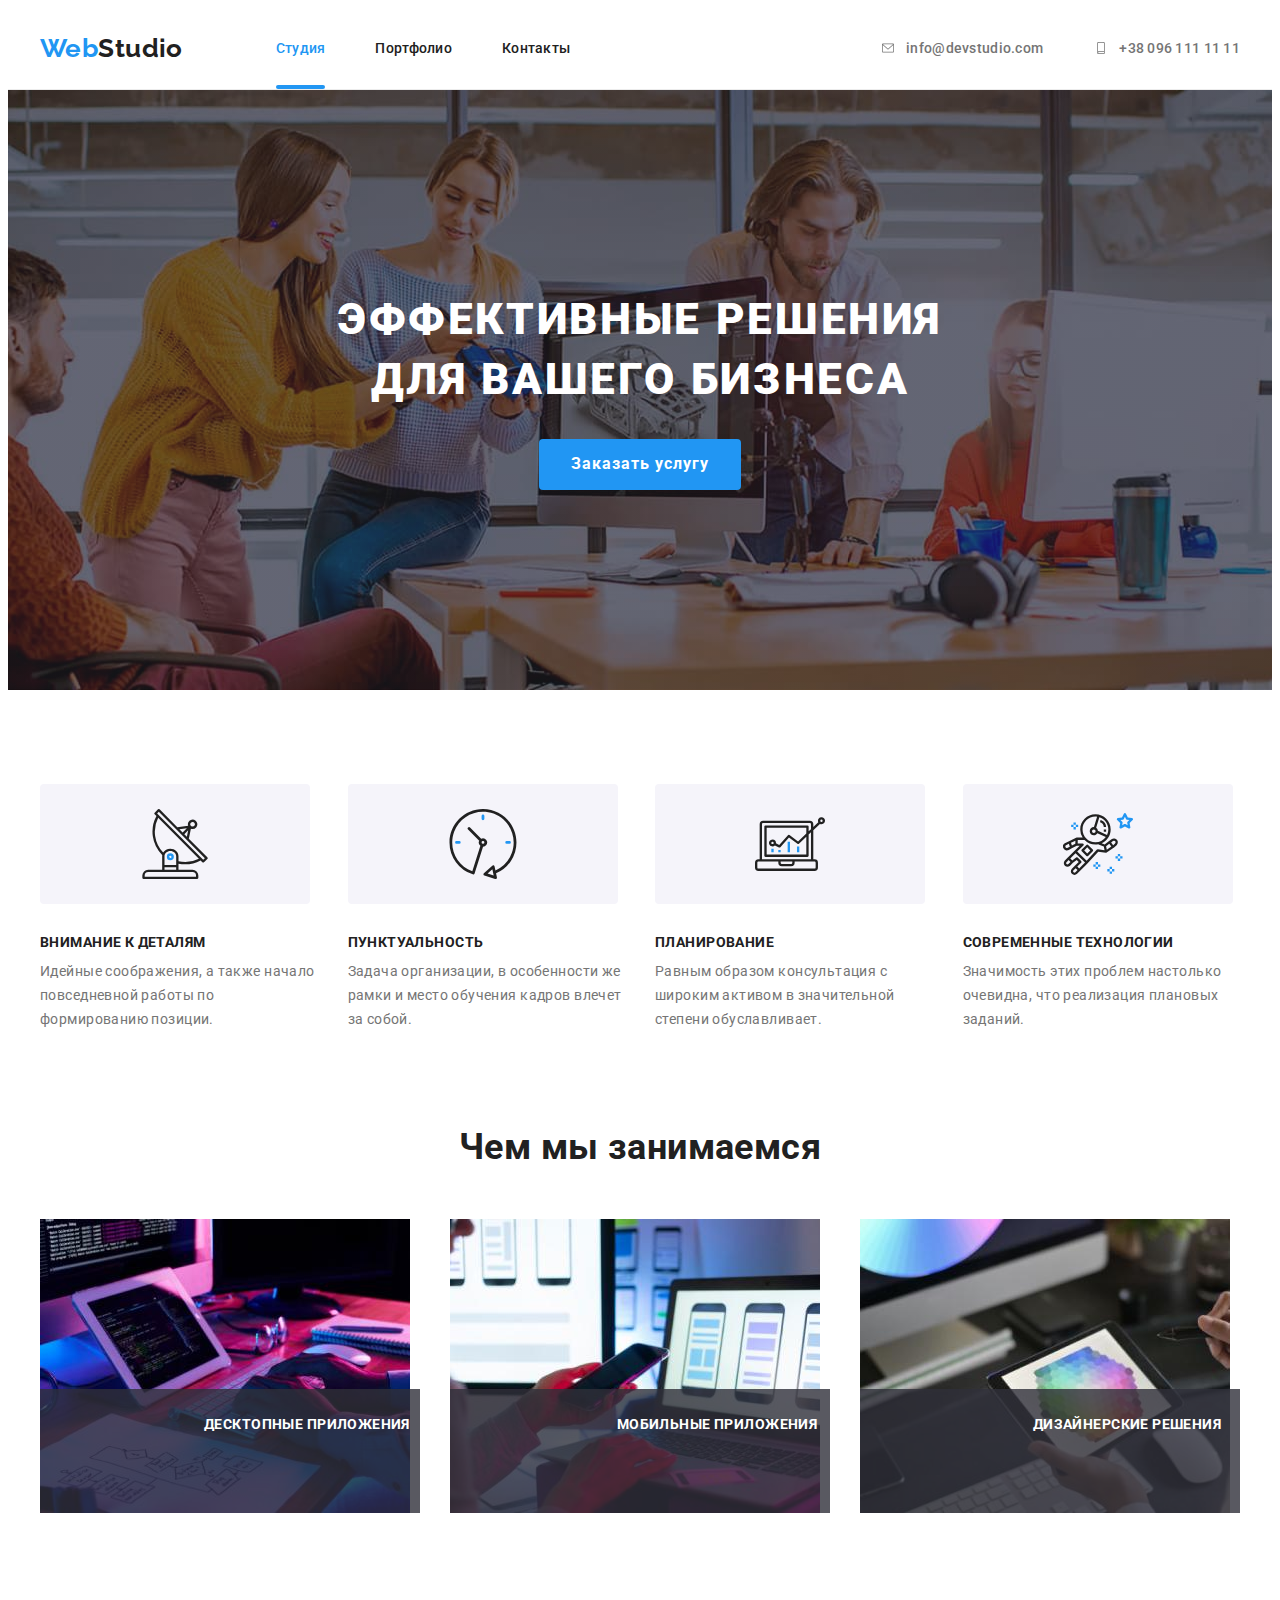
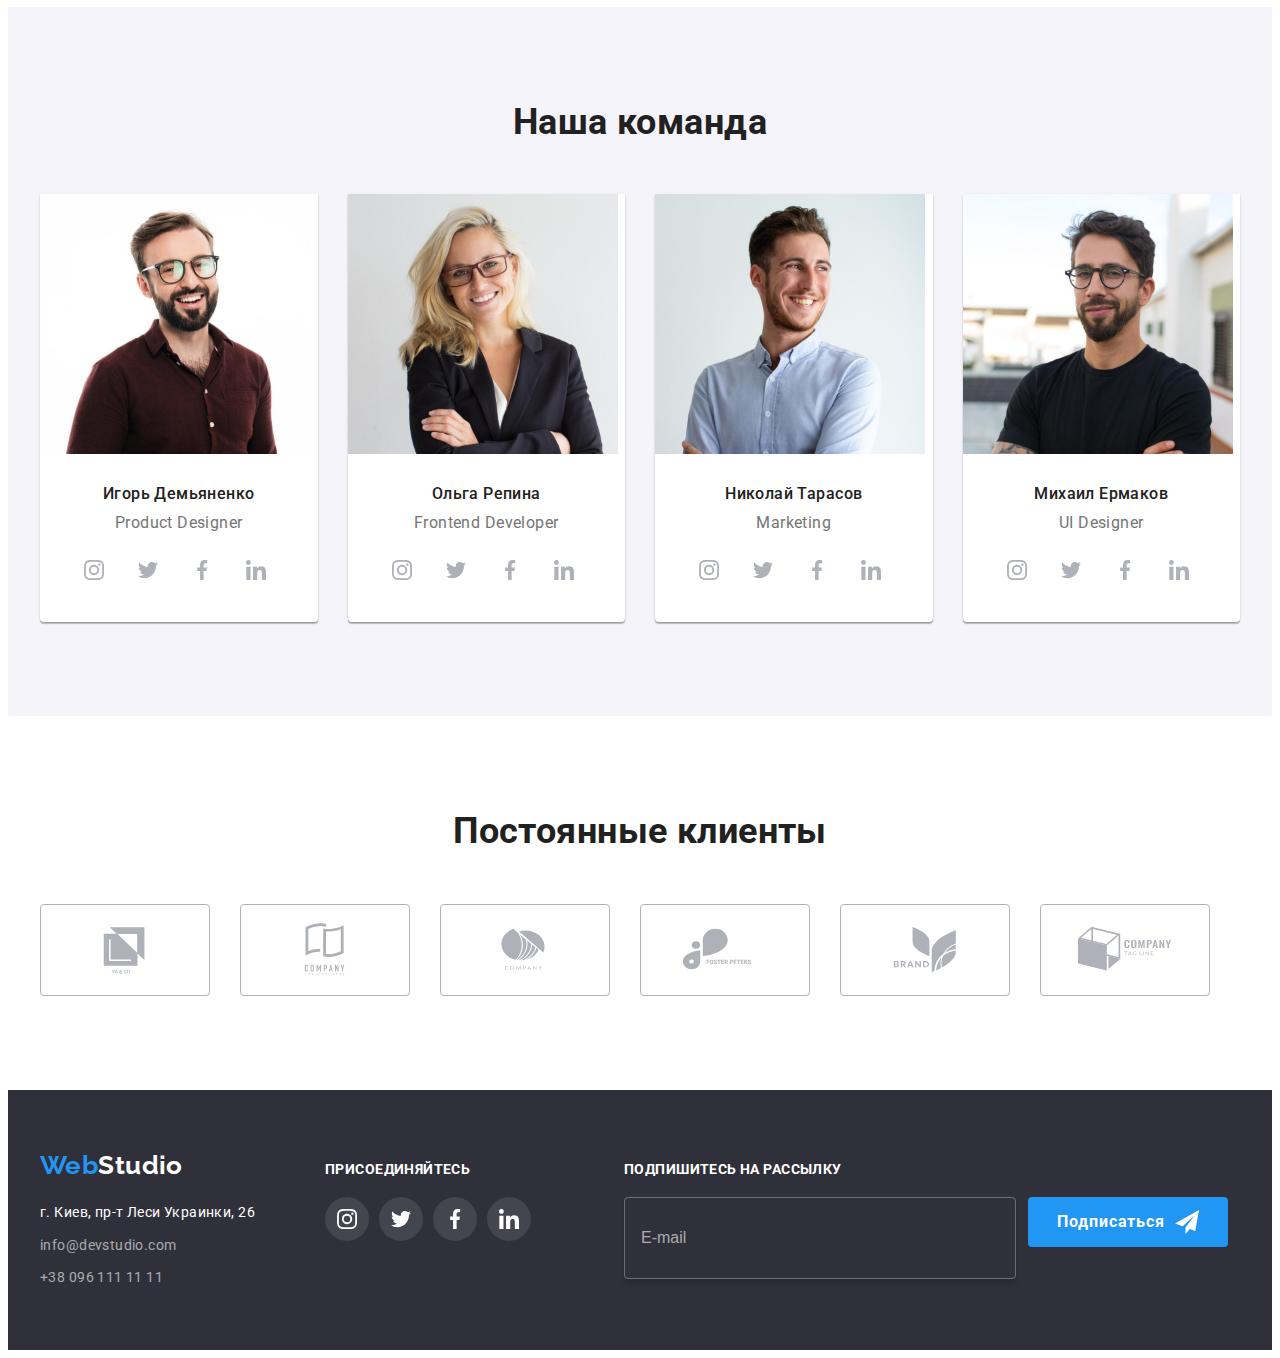
<file: index.html>
<!DOCTYPE html>
<html lang="ru">
  <head>
    <meta charset="UTF-8" />
    <meta http-equiv="X-UA-Compatible" content="IE=edge" />
    <meta name="viewport" content="width=device-width, initial-scale=1.0" />
    <title>Студия</title>
    <link
      rel="stylesheet"
      href="https://cdnjs.cloudflare.com/ajax/libs/modern-normalize/1.1.0/modern-normalize.min.css"
      integrity="sha512-wpPYUAdjBVSE4KJnH1VR1HeZfpl1ub8YT/NKx4PuQ5NmX2tKuGu6U/JRp5y+Y8XG2tV+wKQpNHVUX03MfMFn9Q=="
      crossorigin="anonymous"
      referrerpolicy="no-referrer"
    />
    <!-- <link rel="stylesheet" href="./css/styles.css" /> -->
    <link rel="stylesheet" href="./css/main.min.css" />
    <link rel="preconnect" href="https://fonts.googleapis.com" />
    <link rel="preconnect" href="https://fonts.gstatic.com" crossorigin />
    <link
      href="https://fonts.googleapis.com/css2?family=Raleway:wght@700&family=Roboto:ital,wght@0,400;0,500;0,700;1,900&display=swap"
      rel="stylesheet"
    />
  </head>
  <body>
    <!--Head of page-->
    <header class="header">
      <div class="container">
        <a class="logo" href=""
          ><span class="logo--color">Web</span><span>Studio</span></a
        >
        <nav class="nav">
          <ul class="nav__section list">
            <li class="nav__item">
              <a class="nav__links current-page" href="./index.html">Студия</a>
            </li>
            <li class="nav__item">
              <a class="nav__links" href="./portfolio.html">Портфолио</a>
            </li>
            <li class="nav__item">
              <a class="nav__links" href="">Контакты</a>
            </li>
          </ul>
        </nav>
        <ul class="contacts list">
          <li class="contacts__item">
            <a class="contact" href="mailto:info@devstudio.com">
              <svg class="contact__icon" width="16" height="12">
                <use href="./images/icons.svg#icon-envelope"></use></svg
              >info@devstudio.com</a
            >
          </li>
          <li class="contacts__item">
            <a class="contact" href="tel:+380961111111"
              ><svg class="contact__icon" width="16" height="12">
                <use href="./images/icons.svg#icon-smartphone"></use></svg
              >+38 096 111 11 11</a
            >
          </li>
        </ul>
      </div>
    </header>
    <!--End of head of page-->
    <main>
      <!--Section with order button-->
      <section class="hero">
        <div class="container">
          <h1 class="hero__title">Эффективные решения для вашего бизнеса</h1>
          <button class="hero__btn" type="button" data-modal-open>
            Заказать услугу
          </button>
        </div>
      </section>
      <!--Skills section-->
      <section class="section skills">
        <div class="container">
          <ul class="skills__list list">
            <li class="skills__item">
              <div class="skills__card">
                <svg class="skills-icon" width="70" height="70">
                  <use href="./images/icons.svg#icon-antenna"></use>
                </svg>
              </div>
              <h3 class="skills__title">Внимание к деталям</h3>
              <p>
                Идейные соображения, а также начало повседневной работы по
                формированию позиции.
              </p>
            </li>
            <li class="skills__item">
              <div class="skills__card">
                <svg class="skills__icon" width="70" height="70">
                  <use href="./images/icons.svg#icon-clock"></use>
                </svg>
              </div>
              <h3 class="skills__title">Пунктуальность</h3>
              <p>
                Задача организации, в особенности же рамки и место обучения
                кадров влечет за собой.
              </p>
            </li>
            <li class="skills__item">
              <div class="skills__card">
                <svg class="skills__icon" width="70" height="70">
                  <use href="./images/icons.svg#icon-diagram"></use>
                </svg>
              </div>
              <h3 class="skills__title">Планирование</h3>
              <p>
                Равным образом консультация с широким активом в значительной
                степени обуславливает.
              </p>
            </li>
            <li class="skills__item">
              <div class="skills__card">
                <svg class="skills__icon" width="70" height="70">
                  <use href="./images/icons.svg#icon-astronaut"></use>
                </svg>
              </div>
              <h3 class="skills__title">Современные технологии</h3>
              <p>
                Значимость этих проблем настолько очевидна, что реализация
                плановых заданий.
              </p>
            </li>
          </ul>
        </div>
      </section>
      <!--What are we doing section-->
      <section class="section what-doing">
        <div class="container">
          <h2 class="section__title">Чем мы занимаемся</h2>
          <ul class="what-doing__list list">
            <li class="what-doing__item">
              <div class="img--wraper">
                <img
                  src="./images/wwd-1.jpg"
                  alt="Написание кода"
                  width="370"
                  height="294"
                />
                <p class="what-doing__text">Десктопные приложения</p>
              </div>
            </li>
            <li class="what-doing__item">
              <div class="img--wraper">
                <img
                  src="./images/wwd-2.jpg"
                  alt="Разработка приложений"
                  width="370"
                  height="294"
                />
                <p class="what-doing__text">Мобильные приложения</p>
              </div>
            </li>
            <li class="what-doing__item">
              <div class="img--wraper">
                <img
                  src="./images/wwd-3.jpg"
                  alt="Дизайн приложений"
                  width="370"
                  height="294"
                />
                <p class="what-doing__text">Дизайнерские решения</p>
              </div>
            </li>
          </ul>
        </div>
      </section>
      <!--Our team section-->
      <section class="section team">
        <div class="container">
          <h2 class="section__title">Наша команда</h2>
          <ul class="team-list list">
            <li class="name-card">
              <img
                src="./images/product-designer.jpg"
                alt="Игорь Демьяненко"
                width="270"
                height="260"
              />
              <div class="name-card__description">
                <h3 class="name-card__title">Игорь Демьяненко</h3>
                <p class="name-card__position">Product Designer</p>
                <ul class="team-social list">
                  <li class="team-social__item">
                    <a href="" class="team-social__link">
                      <svg class="team-social__icon" width="20" height="20">
                        <use href="./images/icons.svg#icon-instagram"></use>
                      </svg>
                    </a>
                  </li>
                  <li class="team-social__item">
                    <a href="" class="team-social__link">
                      <svg class="team-social__icon" width="20" height="20">
                        <use href="./images/icons.svg#icon-twitter"></use>
                      </svg>
                    </a>
                  </li>
                  <li class="team-social__item">
                    <a href="" class="team-social__link">
                      <svg class="team-social__icon" width="20" height="20">
                        <use href="./images/icons.svg#icon-facebook"></use>
                      </svg>
                    </a>
                  </li>
                  <li class="team-social__item">
                    <a href="" class="team-social__link">
                      <svg class="team-social__icon" width="20" height="20">
                        <use href="./images/icons.svg#icon-linkedin"></use>
                      </svg>
                    </a>
                  </li>
                </ul>
              </div>
            </li>
            <li class="name-card">
              <img
                src="./images/frontend-developer.jpg"
                alt="Ольга Репина"
                width="270"
                height="260"
              />
              <div class="name-card__description">
                <h3 class="name-card__title">Ольга Репина</h3>
                <p class="name-card__position">Frontend Developer</p>
                <ul class="team-social list">
                  <li class="team-social__item">
                    <a href="" class="team-social__link">
                      <svg class="team-social__icon" width="20" height="20">
                        <use href="./images/icons.svg#icon-instagram"></use>
                      </svg>
                    </a>
                  </li>
                  <li class="team-social__item">
                    <a href="" class="team-social__link">
                      <svg class="team-social__icon" width="20" height="20">
                        <use href="./images/icons.svg#icon-twitter"></use>
                      </svg>
                    </a>
                  </li>
                  <li class="team-social__item">
                    <a href="" class="team-social__link">
                      <svg class="team-social__icon" width="20" height="20">
                        <use href="./images/icons.svg#icon-facebook"></use>
                      </svg>
                    </a>
                  </li>
                  <li class="team-social__item">
                    <a href="" class="team-social__link">
                      <svg class="team-social__icon" width="20" height="20">
                        <use href="./images/icons.svg#icon-linkedin"></use>
                      </svg>
                    </a>
                  </li>
                </ul>
              </div>
            </li>
            <li class="name-card">
              <img
                src="./images/marketing.jpg"
                alt="Николай Тарасов"
                width="270"
                height="260"
              />
              <div class="name-card__description">
                <h3 class="name-card__title">Николай Тарасов</h3>
                <p class="name-card__position">Marketing</p>
                <ul class="team-social list">
                  <li class="team-social__item">
                    <a href="" class="team-social__link">
                      <svg class="team-social__icon" width="20" height="20">
                        <use href="./images/icons.svg#icon-instagram"></use>
                      </svg>
                    </a>
                  </li>
                  <li class="team-social__item">
                    <a href="" class="team-social__link">
                      <svg class="team-social__icon" width="20" height="20">
                        <use href="./images/icons.svg#icon-twitter"></use>
                      </svg>
                    </a>
                  </li>
                  <li class="team-social__item">
                    <a href="" class="team-social__link">
                      <svg class="team-social__icon" width="20" height="20">
                        <use href="./images/icons.svg#icon-facebook"></use>
                      </svg>
                    </a>
                  </li>
                  <li class="team-social__item">
                    <a href="" class="team-social__link">
                      <svg class="team-social__icon" width="20" height="20">
                        <use href="./images/icons.svg#icon-linkedin"></use>
                      </svg>
                    </a>
                  </li>
                </ul>
              </div>
            </li>
            <li class="name-card">
              <img
                src="./images/ui-designer.jpg"
                alt="Михаил Ермаков"
                width="270"
                height="260"
              />
              <div class="name-card__description">
                <h3 class="name-card__title">Михаил Ермаков</h3>
                <p class="name-card__position">UI Designer</p>
                <ul class="team-social list">
                  <li class="team-social__item">
                    <a href="" class="team-social__link">
                      <svg class="team-social__icon" width="20" height="20">
                        <use href="./images/icons.svg#icon-instagram"></use>
                      </svg>
                    </a>
                  </li>
                  <li class="team-social__item">
                    <a href="" class="team-social__link">
                      <svg class="team-social__icon" width="20" height="20">
                        <use href="./images/icons.svg#icon-twitter"></use>
                      </svg>
                    </a>
                  </li>
                  <li class="team-social__item">
                    <a href="" class="team-social__link">
                      <svg class="team-social__icon" width="20" height="20">
                        <use href="./images/icons.svg#icon-facebook"></use>
                      </svg>
                    </a>
                  </li>
                  <li class="team-social__item">
                    <a href="" class="team-social__link">
                      <svg class="team-social__icon" width="20" height="20">
                        <use href="./images/icons.svg#icon-linkedin"></use>
                      </svg>
                    </a>
                  </li>
                </ul>
              </div>
            </li>
          </ul>
        </div>
      </section>
      <!--Our clients section-->
      <section class="section clients">
        <div class="container">
          <h2 class="section__title">Постоянные клиенты</h2>
          <ul class="list clients__list">
            <li class="clients__item">
              <a class="clients__link" href="">
                <svg class="clients__logo" width="106" height="60">
                  <use href="./images/icons.svg#icon-clients-1"></use>
                </svg>
              </a>
            </li>
            <li class="clients__item">
              <a class="clients__link" href="">
                <svg class="clients__logo" width="106" height="60">
                  <use href="./images/icons.svg#icon-clients-2"></use>
                </svg>
              </a>
            </li>
            <li class="clients__item">
              <a class="clients__link" href="">
                <svg class="clients__logo" width="106" height="60">
                  <use href="./images/icons.svg#icon-clients-3"></use>
                </svg>
              </a>
            </li>
            <li class="clients__item">
              <a class="clients__link" href="">
                <svg class="clients__logo" width="106" height="60">
                  <use href="./images/icons.svg#icon-clients-4"></use>
                </svg>
              </a>
            </li>
            <li class="clients__item">
              <a class="clients__link" href="">
                <svg class="clients__logo" width="106" height="60">
                  <use href="./images/icons.svg#icon-clients-5"></use>
                </svg>
              </a>
            </li>
            <li class="clients__item">
              <a class="clients__link" href="">
                <svg class="clients__logo" width="106" height="60">
                  <use href="./images/icons.svg#icon-clients-6"></use>
                </svg>
              </a>
            </li>
          </ul>
        </div>
      </section>
    </main>
    <!--Footer-->
    <footer class="foot">
      <div class="container footer-cont">
        <div class="logo-address">
          <a class="logo foot-logo" href=""
            ><span class="logo--color">Web</span><span>Studio</span></a
          >
          <address class="address">
            <ul class="list">
              <li class="address__item">
                <p class="address__text">г. Киев, пр-т Леси Украинки, 26</p>
              </li>
              <li class="address__item">
                <a class="address__contact" href="mailto:info@devstudio.com"
                  >info@devstudio.com</a
                >
              </li>
              <li class="address__item">
                <a class="address__contact" href="tel:+380961111111"
                  >+38 096 111 11 11</a
                >
              </li>
            </ul>
          </address>
        </div>
        <div class="footer-social">
          <p class="footer-title">присоединяйтесь</p>
          <ul class="footer-social__list list">
            <li class="footer-social__item">
              <a href="" class="footer-social__link">
                <svg class="footer-social__icon" width="20" height="20">
                  <use href="./images/icons.svg#icon-instagram"></use>
                </svg>
              </a>
            </li>
            <li class="footer-social__item">
              <a href="" class="footer-social__link">
                <svg class="footer-social__icon" width="20" height="20">
                  <use href="./images/icons.svg#icon-twitter"></use>
                </svg>
              </a>
            </li>
            <li class="footer-social__item">
              <a href="" class="footer-social__link">
                <svg class="footer-social__icon" width="20" height="20">
                  <use href="./images/icons.svg#icon-facebook"></use>
                </svg>
              </a>
            </li>
            <li class="footer-social__item">
              <a href="" class="footer-social__link">
                <svg class="footer-social__icon" width="20" height="20">
                  <use href="./images/icons.svg#icon-linkedin"></use>
                </svg>
              </a>
            </li>
          </ul>
        </div>
        <div class="mailing">
          <p class="footer-title">подпишитесь на рассылку</p>
          <form class="email-form">
            <input
              type="email"
              placeholder="E-mail"
              name="email-input"
              id="email-input"
              class="email-form__input"
            />
            <button class="email-form__btn" type="submit">
              <span>Подписаться</span
              ><svg class="email-form__icon" width="24" height="24">
                <use href="./images/icons.svg#icon-send"></use>
              </svg>
            </button>
          </form>
        </div>
      </div>
    </footer>
    <div class="backdrop is-hidden" data-modal>
      <div class="modal">
        <button class="modal__close-btn" data-modal-close>
          <svg class="modal__close-icon" width="18" height="18">
            <use href="./images/icons.svg#icon-close-black"></use>
          </svg>
        </button>
        <p class="modal__title">Оставьте свои данные, мы вам перезвоним</p>
        <form class="client-form">
          <label for="client-name" class="client-form__label">Имя</label>
          <div class="input-wrap">
            <input
              type="text"
              name="client-name"
              id="client-name"
              class="client-form__input"
              required
            />
            <svg class="client-form__icon" width="18" height="18">
              <use href="./images/icons.svg#icon-person"></use>
            </svg>
          </div>
          <label for="client-phone" class="client-form__label">Телефон</label>
          <div class="input-wrap">
            <input
              type="tel"
              name="client-phone"
              id="client-phone"
              class="client-form__input"
              required
            />
            <svg class="client-form__icon" width="18" height="18">
              <use href="./images/icons.svg#icon-phone"></use>
            </svg>
          </div>
          <label for="client-mail" class="client-form__label">Почта</label>
          <div class="input-wrap">
            <input
              type="email"
              name="client-mail"
              id="client-mail"
              class="client-form__input"
              required
            />
            <svg class="client-form__icon" width="18" height="18">
              <use href="./images/icons.svg#icon-email-black"></use>
            </svg>
          </div>
          <label for="client-message" class="client-form__label"
            >Комментарий</label
          >
          <textarea
            name="client-message"
            id="client-message"
            placeholder="Введите текст"
            class="client-form__text"
          ></textarea>
          <div class="license">
            <input
              type="checkbox"
              name="license-agreement-mark"
              id="check-box"
              class="check-box"
            />
            <label for="check-box" class="license__agreement"
              ><span
                ><svg class="license__check-icon" width="16" height="15">
                  <use href="./images/icons.svg#icon-check"></use></svg></span
              >Соглашаюсь с рассылкой и принимаю
              <a class="license__link" href="">Условия договора</a></label
            >
          </div>
          <button class="client-form__send-btn" type="submit">Отправить</button>
        </form>
      </div>
    </div>
    <script src="./js/modal.js"></script>
  </body>
</html>
</file>
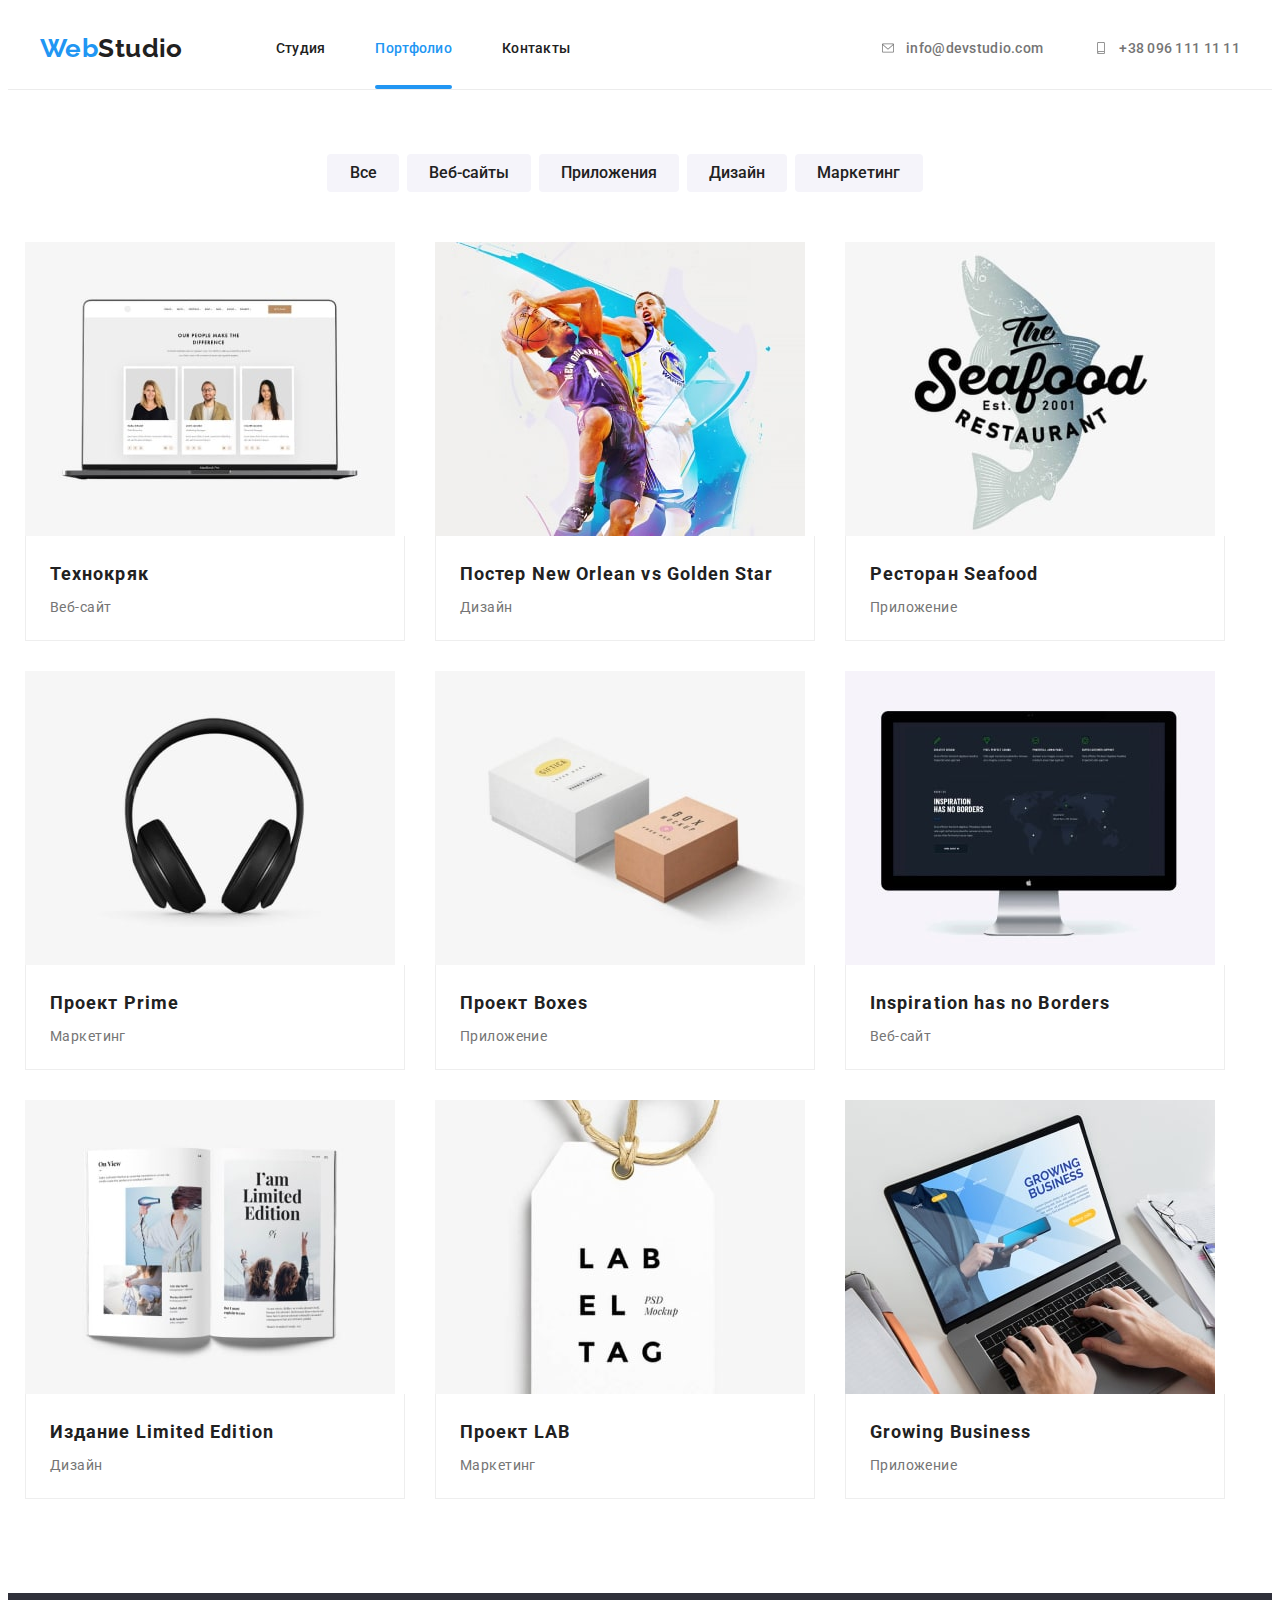
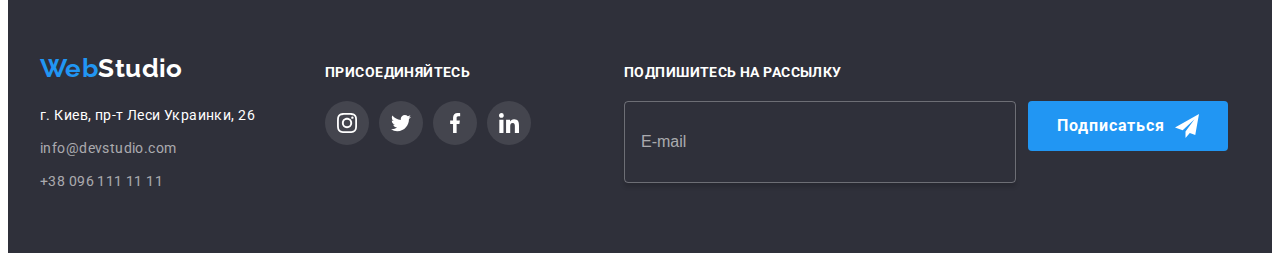
<file: portfolio.html>
<!DOCTYPE html>
<html lang="ru">
  <head>
    <meta charset="UTF-8" />
    <meta http-equiv="X-UA-Compatible" content="IE=edge" />
    <meta name="viewport" content="width=device-width, initial-scale=1.0" />
    <title>Студия-портфолио</title>
    <link
      rel="stylesheet"
      href="https://cdnjs.cloudflare.com/ajax/libs/modern-normalize/1.1.0/modern-normalize.min.css"
      integrity="sha512-wpPYUAdjBVSE4KJnH1VR1HeZfpl1ub8YT/NKx4PuQ5NmX2tKuGu6U/JRp5y+Y8XG2tV+wKQpNHVUX03MfMFn9Q=="
      crossorigin="anonymous"
      referrerpolicy="no-referrer"
    />
    <link rel="stylesheet" href="./css/main.min.css" />
    <link rel="preconnect" href="https://fonts.googleapis.com" />
    <link rel="preconnect" href="https://fonts.gstatic.com" crossorigin />
    <link
      href="https://fonts.googleapis.com/css2?family=Raleway:wght@700&family=Roboto:ital,wght@0,400;0,500;0,700;1,900&display=swap"
      rel="stylesheet"
    />
  </head>

  <body>
    <!--Head of page-->
    <!--Head of page-->
    <header class="header">
      <div class="container">
        <a class="logo" href=""
          ><span class="logo--color">Web</span><span>Studio</span></a
        >
        <nav class="nav">
          <ul class="nav__section list">
            <li class="nav__item">
              <a class="nav__links" href="./index.html">Студия</a>
            </li>
            <li class="nav__item">
              <a class="nav__links current-page" href="./portfolio.html"
                >Портфолио</a
              >
            </li>
            <li class="nav__item">
              <a class="nav__links" href="">Контакты</a>
            </li>
          </ul>
        </nav>
        <ul class="contacts list">
          <li class="contacts__item">
            <a class="contact" href="mailto:info@devstudio.com">
              <svg class="contact__icon" width="16" height="12">
                <use href="./images/icons.svg#icon-envelope"></use></svg
              >info@devstudio.com</a
            >
          </li>
          <li class="contact__item">
            <a class="contact" href="tel:+380961111111"
              ><svg class="contact__icon" width="16" height="12">
                <use href="./images/icons.svg#icon-smartphone"></use></svg
              >+38 096 111 11 11</a
            >
          </li>
        </ul>
      </div>
    </header>
    <!--End of head of page-->
    <main>
      <section class="projects section">
        <div class="container">
          <ul class="list filter">
            <li class="filter__item">
              <button class="filter__btn" type="button">Все</button>
            </li>
            <li class="filter__item">
              <button class="filter__btn" type="button">Веб-сайты</button>
            </li>
            <li class="filter__item">
              <button class="filter__btn" type="button">Приложения</button>
            </li>
            <li class="filter__item">
              <button class="filter__btn" type="button">Дизайн</button>
            </li>
            <li class="filter__item">
              <button class="filter__btn" type="button">Маркетинг</button>
            </li>
          </ul>
          <ul class="projects list">
            <li class="projects__item">
              <a class="projects__link" href="">
                <div class="img--wraper">
                  <img
                    src="./images/portfolio-1.jpg"
                    alt="Веб-сатй на ноутбуке"
                    width="370"
                    height="294"
                  />
                  <p class="projects__hide-text">
                    Ресурс предлагает комплексные предложения с разным уровнем
                    функционала и сервисов. Все это позволит посетителю получить
                    исчерпывающие сведения о компании или частном лице.
                  </p>
                </div>
                <div class="projects__description">
                  <h2 class="projects__name">Технокряк</h2>
                  <p class="projects__type">Веб-сайт</p>
                </div>
              </a>
            </li>
            <li class="projects__item">
              <a class="projects__link" href="">
                <div class="img--wraper">
                  <img
                    src="./images/portfolio-2.jpg"
                    alt="Баскетболисты с мячом"
                    width="370"
                    height="294"
                  />
                  <p class="projects__hide-text">
                    Ресурс предлагает комплексные предложения с разным уровнем
                    функционала и сервисов. Все это позволит посетителю получить
                    исчерпывающие сведения о компании или частном лице.
                  </p>
                </div>
                <div class="projects__description">
                  <h2 class="projects__name">
                    Постер New Orlean vs Golden Star
                  </h2>
                  <p class="projects__type">Дизайн</p>
                </div>
              </a>
            </li>
            <li class="projects__item">
              <a class="projects__link" href="">
                <div class="img--wraper">
                  <img
                    src="./images/portfolio-3.jpg"
                    alt="Логотип рыбного ресторана"
                    width="370"
                    height="294"
                  />
                  <p class="projects__hide-text">
                    Ресурс предлагает комплексные предложения с разным уровнем
                    функционала и сервисов. Все это позволит посетителю получить
                    исчерпывающие сведения о компании или частном лице.
                  </p>
                </div>
                <div class="projects__description">
                  <h2 class="projects__name">Ресторан Seafood</h2>
                  <p class="projects__type">Приложение</p>
                </div>
              </a>
            </li>
            <li class="projects__item">
              <a class="projects__link" href="">
                <div class="img--wraper">
                  <img
                    src="./images/portfolio-4.jpg"
                    alt="Наушники"
                    width="370"
                    height="294"
                  />
                  <p class="projects__hide-text">
                    Ресурс предлагает комплексные предложения с разным уровнем
                    функционала и сервисов. Все это позволит посетителю получить
                    исчерпывающие сведения о компании или частном лице.
                  </p>
                </div>
                <div class="projects__description">
                  <h2 class="projects__name">Проект Prime</h2>
                  <p class="projects__type">Маркетинг</p>
                </div>
              </a>
            </li>
            <li class="projects__item">
              <a class="projects__link" href="">
                <div class="img--wraper">
                  <img
                    src="./images/portfolio-5.jpg"
                    alt="Две коробки"
                    width="370"
                    height="294"
                  />
                  <p class="projects__hide-text">
                    Ресурс предлагает комплексные предложения с разным уровнем
                    функционала и сервисов. Все это позволит посетителю получить
                    исчерпывающие сведения о компании или частном лице.
                  </p>
                </div>
                <div class="projects__description">
                  <h2 class="projects__name">Проект Boxes</h2>
                  <p class="projects__type">Приложение</p>
                </div>
              </a>
            </li>
            <li class="projects__item">
              <a class="projects__link" href="">
                <div class="img--wraper">
                  <img
                    src="./images/portfolio-6.jpg"
                    alt="Монитор компьютера"
                    width="370"
                    height="294"
                  />
                  <p class="projects__hide-text">
                    Ресурс предлагает комплексные предложения с разным уровнем
                    функционала и сервисов. Все это позволит посетителю получить
                    исчерпывающие сведения о компании или частном лице.
                  </p>
                </div>
                <div class="projects__description">
                  <h2 class="projects__name">Inspiration has no Borders</h2>
                  <p class="projects__type">Веб-сайт</p>
                </div>
              </a>
            </li>
            <li class="projects__item">
              <a class="projects__link" href="">
                <div class="img--wraper">
                  <img
                    src="./images/portfolio-7.jpg"
                    alt="Разворот журнала"
                    width="370"
                    height="294"
                  />
                  <p class="projects__hide-text">
                    Ресурс предлагает комплексные предложения с разным уровнем
                    функционала и сервисов. Все это позволит посетителю получить
                    исчерпывающие сведения о компании или частном лице.
                  </p>
                </div>
                <div class="projects__description">
                  <h2 class="projects__name">Издание Limited Edition</h2>
                  <p class="projects__type">Дизайн</p>
                </div>
              </a>
            </li>
            <li class="projects__item">
              <a class="projects__link" href="">
                <div class="img--wraper">
                  <img
                    src="./images/portfolio-8.jpg"
                    alt="Бирка с надписью"
                    width="370"
                    height="294"
                  />
                  <p class="projects__hide-text">
                    Ресурс предлагает комплексные предложения с разным уровнем
                    функционала и сервисов. Все это позволит посетителю получить
                    исчерпывающие сведения о компании или частном лице.
                  </p>
                </div>
                <div class="projects__description">
                  <h2 class="projects__name">Проект LAB</h2>
                  <p class="projects__type">Маркетинг</p>
                </div>
              </a>
            </li>
            <li class="projects__item">
              <a class="projects__link" href="">
                <div class="img--wraper">
                  <img
                    src="./images/portfolio-9.jpg"
                    alt="Человек работает за ноутбуком"
                    width="370"
                    height="294"
                  />
                  <p class="projects__hide-text">
                    Ресурс предлагает комплексные предложения с разным уровнем
                    функционала и сервисов. Все это позволит посетителю получить
                    исчерпывающие сведения о компании или частном лице.
                  </p>
                </div>
                <div class="projects__description">
                  <h2 class="projects__name">Growing Business</h2>
                  <p class="projects__type">Приложение</p>
                </div>
              </a>
            </li>
          </ul>
        </div>
      </section>
    </main>
    <!--Footer-->
    <footer class="foot">
      <div class="container footer-cont">
        <div class="logo-address">
          <a class="logo foot-logo" href=""
            ><span class="logo--color">Web</span><span>Studio</span></a
          >
          <address class="address">
            <ul class="list">
              <li class="address__item">
                <p class="address__text">г. Киев, пр-т Леси Украинки, 26</p>
              </li>
              <li class="address__item">
                <a class="address__contact" href="mailto:info@devstudio.com"
                  >info@devstudio.com</a
                >
              </li>
              <li class="address__item">
                <a class="address__contact" href="tel:+380961111111"
                  >+38 096 111 11 11</a
                >
              </li>
            </ul>
          </address>
        </div>
        <div class="footer-social">
          <p class="footer-title">присоединяйтесь</p>
          <ul class="footer-social__list list">
            <li class="footer-social__item">
              <a href="" class="footer-social__link">
                <svg class="footer-social__icon" width="20" height="20">
                  <use href="./images/icons.svg#icon-instagram"></use>
                </svg>
              </a>
            </li>
            <li class="footer-social__item">
              <a href="" class="footer-social__link">
                <svg class="footer-social__icon" width="20" height="20">
                  <use href="./images/icons.svg#icon-twitter"></use>
                </svg>
              </a>
            </li>
            <li class="footer-social__item">
              <a href="" class="footer-social__link">
                <svg class="footer-social__icon" width="20" height="20">
                  <use href="./images/icons.svg#icon-facebook"></use>
                </svg>
              </a>
            </li>
            <li class="footer-social__item">
              <a href="" class="footer-social__link">
                <svg class="footer-social__icon" width="20" height="20">
                  <use href="./images/icons.svg#icon-linkedin"></use>
                </svg>
              </a>
            </li>
          </ul>
        </div>
        <div class="mailing">
          <p class="footer-title">подпишитесь на рассылку</p>
          <form class="email-form">
            <input
              type="email"
              placeholder="E-mail"
              name="email-input"
              id="email-input"
              class="email-form__input"
            />
            <button class="email-form__btn" type="submit">
              <span>Подписаться</span
              ><svg class="email-form__icon" width="24" height="24">
                <use href="./images/icons.svg#icon-send"></use>
              </svg>
            </button>
          </form>
        </div>
      </div>
    </footer>
  </body>
</html>
</file>
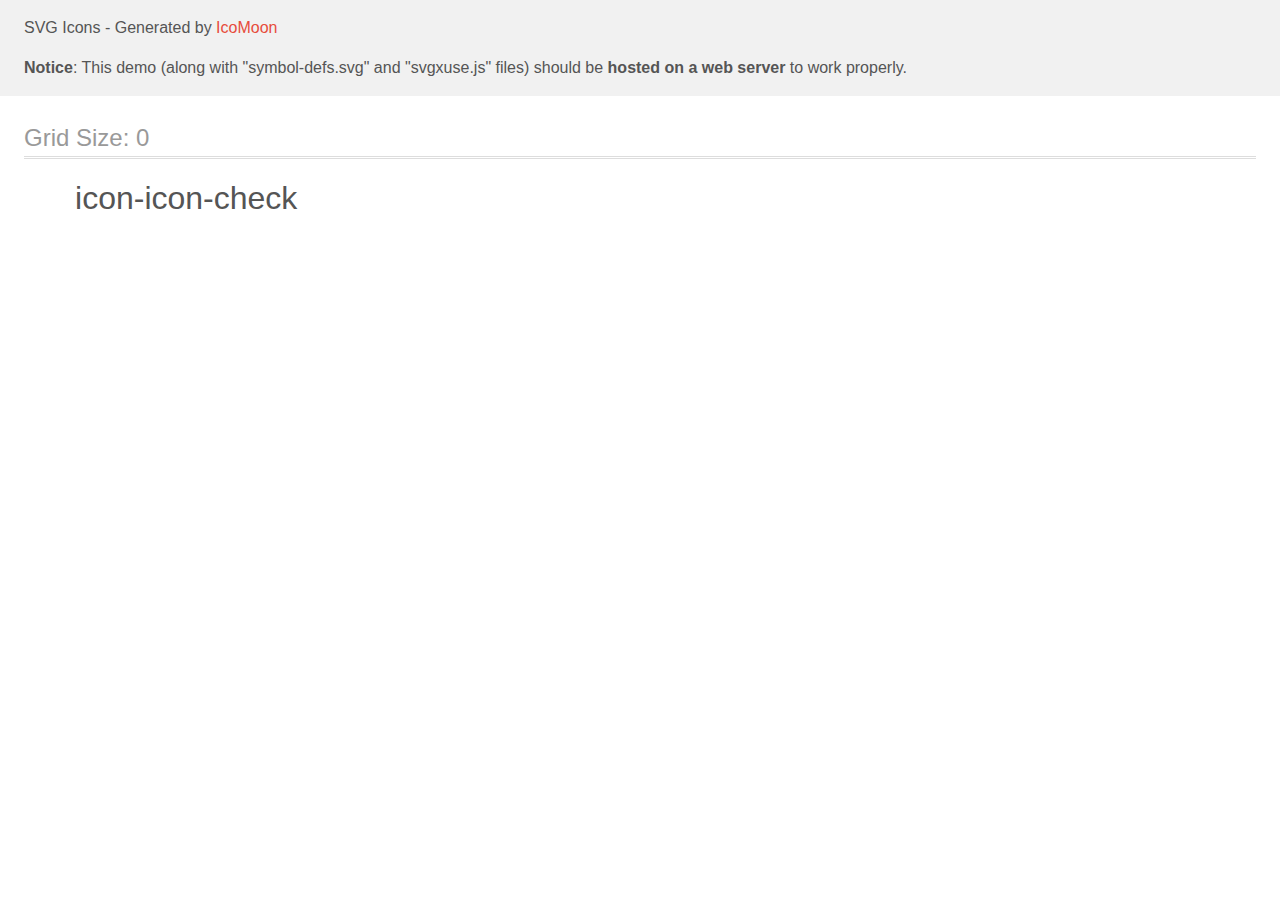
<file: images/icomoon/demo-external-svg.html>
<!doctype html>
<html>
<head>
    <title>IcoMoon - SVG Icons</title>
    <meta charset="utf-8">
    <meta name="viewport" content="width=device-width, initial-scale=1">
    <link rel="stylesheet" href="demo-files/demo.css">
    <link rel="stylesheet" href="style.css">
</head>
<body>
<header class="bgc1 clearfix">
<div class="mhl">
    <p>SVG Icons - Generated by <a href="https://icomoon.io/app">IcoMoon</a></p><p><strong>Notice</strong>: This demo (along with "symbol-defs.svg" and "svgxuse.js" files) should be <b>hosted on a web server</b> to work properly.</p>
</div>
</header>
    <div class="clearfix mhl ptl">
        <h1 class="mvm mtn fgc1">Grid Size: 0</h1>
        <div class="glyph fs1">
            <div class="clearfix pbs">
                <svg class="icon icon-icon-check"><use xlink:href="symbol-defs.svg#icon-icon-check"></use></svg><span class="name"> icon-icon-check</span>
            </div>
        </div>
  </div>
<script defer src="svgxuse.js"></script>
</body>
</html>
</file>
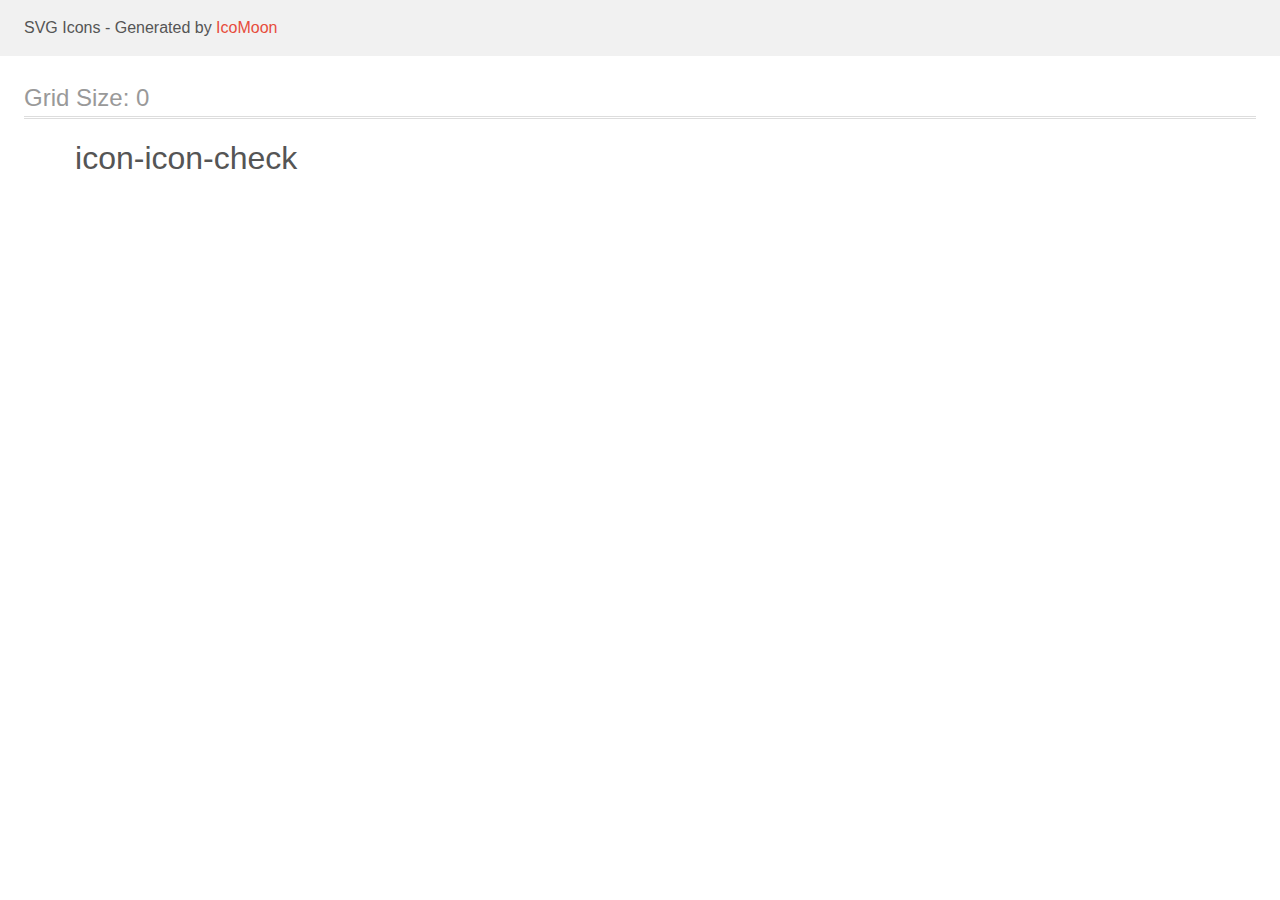
<file: images/icomoon/demo.html>
<!doctype html>
<html>
<head>
    <title>IcoMoon - SVG Icons</title>
    <meta charset="utf-8">
    <meta name="viewport" content="width=device-width, initial-scale=1">
    <link rel="stylesheet" href="demo-files/demo.css">
    <link rel="stylesheet" href="style.css">
</head>
<body>
<svg aria-hidden="true" style="position: absolute; width: 0; height: 0; overflow: hidden;" version="1.1" xmlns="http://www.w3.org/2000/svg" xmlns:xlink="http://www.w3.org/1999/xlink">
<defs>
<symbol id="icon-icon-check" viewBox="0 0 34 32">
<path fill="#fff" style="fill: var(--color1, #fff); stroke: var(--color1, #fff)" stroke="#fff" stroke-linejoin="miter" stroke-linecap="butt" stroke-miterlimit="4" stroke-width="0.4267" d="M8.442 16.537l-0.147-0.14-2.205 2.088 7.767 7.41 16.318-15.567-2.19-2.089-14.128 13.465-5.416-5.167z"></path>
</symbol>
</defs>
</svg>

<header class="bgc1 clearfix">
<div class="mhl">
    <p>SVG Icons - Generated by <a href="https://icomoon.io/app">IcoMoon</a></p>
</div>
</header>
    <div class="clearfix mhl ptl">
        <h1 class="mvm mtn fgc1">Grid Size: 0</h1>
        <div class="glyph fs1">
            <div class="clearfix pbs">
                <svg class="icon icon-icon-check"><use xlink:href="#icon-icon-check"></use></svg><span class="name"> icon-icon-check</span>
            </div>
        </div>
  </div>
<script defer src="svgxuse.js"></script>
</body>
</html>
</file>
<file: images/icomoon/demo-files/demo.css>
body {
  padding: 0;
  margin: 0;
  font-family: sans-serif;
  font-size: 1em;
  line-height: 1.5;
  color: #555;
  background: #fff;
}
h1 {
  font-size: 1.5em;
  font-weight: normal;
  box-shadow: 0 1px #ddd, 0 2px #fff, 0 3px #ddd;
}
small {
  font-size: .66666667em;
}
a {
  color: #e74c3c;
  text-decoration: none;
}
a:hover, a:focus {
  box-shadow: 0 1px #e74c3c;
}
.bshadow0, input {
  box-shadow: inset 0 -2px #e7e7e7;
}
input:hover {
  box-shadow: inset 0 -2px #ccc;
}
input, fieldset {
  font-size: 1em;
  margin: 0;
  padding: 0;
  border: 0;
}
input {
  color: inherit;
  line-height: 1.5;
  height: 1.5em;
  padding: .25em 0;
}
input:focus {
  outline: none;
  box-shadow: inset 0 -2px #449fdb;
}
.glyph {
  font-size: 16px;
  margin-right: 1.5em;
  float: left;
  width: 17em;
}
svg {
  color: #000;
}
.liga {
  width: 80%;
  width: calc(100% - 2.5em);
}
.talign-right {
  text-align: right;
}
.talign-center {
  text-align: center;
}
.bgc1 {
  background: #f1f1f1;
}
.fgc0 {
  color: #000;
}
.fgc1 {
  color: #999;
}
p {
  margin-top: 1em;
  margin-bottom: 1em;
}
.mvm {
  margin-top: .75em;
  margin-bottom: .75em;
}
.mtn {
  margin-top: 0;
}
.mtl, .mal {
  margin-top: 1.5em;
}
.mbl, .mal {
  margin-bottom: 1.5em;
}
.mal, .mhl {
  margin-left: 1.5em;
  margin-right: 1.5em;
}
.mhmm {
  margin-left: 1em;
  margin-right: 1em;
}
.ptl {
  padding-top: 1.5em;
}
.pbs, .pvs {
  padding-bottom: .25em;
}
.pvs, .pts {
  padding-top: .25em;
}
.unit {
  float: left;
}
.unitRight {
  float: right;
}
.size1of2 {
  width: 50%;
}
.size1of1 {
  width: 100%;
}
.clearfix:before, .clearfix:after {
  content: " ";
  display: table;
}
.clearfix:after {
  clear: both;
}
.hidden-true {
  display: none;
}
.textbox0 {
  width: 3em;
  background: #f1f1f1;
  padding: .25em .5em;
  line-height: 1.5;
  height: 1.5em;
}
.fs0 {
  font-size: 16px;
}
.fs1 {
  font-size: 32px;
}
.name {
  margin-left: .25em;
}
</file>
<file: images/icomoon/style.css>
.icon {
  display: inline-block;
  width: 1em;
  height: 1em;
  stroke-width: 0;
  stroke: currentColor;
  fill: currentColor;
}

/* ==========================================
Single-colored icons can be modified like so:
.icon-name {
  font-size: 32px;
  color: red;
}
========================================== */

.icon-icon-check {
  width: 1.06640625em;
}
</file>
<file: css/main.min.css>
:root{--title-color: #212121;--white-color: #ffffff;--link-color: #2196f3;--main-text-color: #757575;--icon-color: #afb1b8;--trans-time: 250ms cubic-bezier(0.4, 0, 0.2, 1)}p,h1,h2,h3,h4,h5,ul{margin:0;padding:0}img{display:block}.list{list-style:none}body{font-family:"Roboto",sans-serif;font-weight:400;font-size:14px;line-height:1.7;letter-spacing:.03em;background-color:var(--white-color);color:var(--main-text-color)}.container{width:1200px;padding-left:15px;padding-right:15px;margin:0 auto}.section{padding-top:94px;padding-bottom:94px}.section__title{font-weight:700;font-size:36px;line-height:1.2;text-align:center;color:var(--title-color);margin-bottom:50px}.logo{text-decoration:none;font-family:"Raleway","Gill Sans","Gill Sans MT",Calibri,"Trebuchet MS",sans-serif;font-weight:700;font-size:26px;line-height:1.2;color:var(--title-color)}.img--wraper{position:relative;overflow:hidden}.logo--color{color:var(--link-color)}.header .container{display:flex;align-items:center}.header{border-bottom:1px solid #ececec}.nav{margin-left:93px}.nav__section{display:flex}.nav__item{display:block}.nav__item:not(:last-child){margin-right:50px}.nav__links{display:block;text-decoration:none;font-weight:500;font-size:14px;line-height:1.2;letter-spacing:.02em;color:var(--title-color);padding-top:32px;padding-bottom:32px;transition:color var(--trans-time)}.nav__links:hover,.nav__links:focus{color:var(--link-color)}.current-page{color:var(--link-color);position:relative}.current-page::after{content:"";display:block;width:100%;height:4px;background:var(--link-color);border-radius:2px;position:absolute;left:0;bottom:0}.contact{text-decoration:none;font-weight:500;font-size:14px;line-height:1.2;letter-spacing:.02em;color:var(--main-text-color);display:flex;align-items:center;transition:color var(--trans-time)}.contact:hover,.contact:focus{color:var(--link-color)}.contacts{display:flex;margin-left:auto}.contacts__item:not(:last-child){margin-right:50px}.contact__icon{display:block;margin-right:10px;fill:currentColor}.hero{max-width:1600px;margin:0 auto;background-color:#2f303a;padding-top:200px;padding-bottom:200px;text-align:center;background-image:linear-gradient(rgba(47, 48, 58, 0.4), rgba(47, 48, 58, 0.4)),url(../images/hero-bg.jpg);background-position:center}.hero .container{max-width:696px}.hero__title{font-weight:900;font-size:44px;line-height:1.36;text-align:center;letter-spacing:.06em;text-transform:uppercase;color:var(--white-color);max-width:696px;margin:auto;margin-bottom:30px}.hero__btn{font-family:"Roboto";font-weight:700;font-size:16px;line-height:1.88;text-align:center;padding:10px 32px;letter-spacing:.06em;cursor:pointer;background-color:var(--link-color);color:var(--white-color);border:none;border-radius:4px;transition:background-color var(--trans-time)}.hero__btn:hover,.hero__btn:focus{background-color:#188ce8}.skills__list{display:flex;margin-left:-30px}.skills__item{flex-basis:calc((100% - 120px)/4);margin-left:30px}.skills__card{display:flex;width:270px;height:120px;margin-bottom:30px;border-radius:4px;background-color:#f5f4fa;align-items:center;justify-content:center}.skills__title{font-weight:700;font-size:14px;line-height:1.2;text-transform:uppercase;color:var(--title-color);margin-bottom:10px}.what-doing{padding-top:0}.what-doing__list{display:flex;margin-left:-30px}.what-doing__item{flex-basis:calc((100% - 90px)/3);margin-left:30px}.what-doing__text{display:block;position:absolute;left:0;bottom:0;width:370px;height:70px;padding:27px 82px;text-align:center;text-transform:uppercase;font-weight:700;font-size:14px;line-height:1.15;color:var(--white-color);background-color:rgba(47,48,58,.8)}.team{background-color:#f5f4fa}.team-list{display:flex;margin-left:-30px}.name-card{flex-basis:calc((100% - 120px)/4);margin-left:30px;background:var(--white-color);box-shadow:0px 1px 3px rgba(0,0,0,.12),0px 1px 1px rgba(0,0,0,.14),0px 2px 1px rgba(0,0,0,.2);border-radius:0px 0px 4px 4px}.name-card__title{font-weight:500;font-size:16px;line-height:1.2;text-align:center;color:var(--title-color);margin-bottom:10px}.name-card__position{font-size:16px;line-height:1.2;text-align:center;margin-bottom:16px}.name-card__description{padding:30px 32px}.team-social{display:flex}.team-social__item:not(:last-child){margin-right:10px}.team-social__link{width:44px;height:44px;border-radius:50%;display:flex;justify-content:center;align-items:center;fill:var(--icon-color);transition:background-color var(--trans-time),fill var(--trans-time)}.team-social__link:hover,.team-social__link:focus{background-color:var(--link-color);fill:var(--white-color)}.clients__list{display:flex}.clients__item:not(:last-child){margin-right:30px}.clients__link{display:flex;width:170px;height:92px;border:1px solid var(--icon-color);box-sizing:border-box;border-radius:4px;fill:var(--icon-color);justify-content:center;align-items:center;transition:border-color var(--trans-time),fill var(--trans-time)}.clients__link:hover,.clients__link:focus{border-color:var(--link-color);fill:var(--link-color)}.clients__logo{display:flex}.filter{display:flex;justify-content:center;margin-bottom:50px}.filter__item:not(:last-child){margin-right:8px}.filter__btn{font-family:"Roboto";border:none;font-weight:500;font-size:16px;line-height:1.6;text-align:center;cursor:pointer;background-color:#f5f4fa;color:var(--title-color);padding:6.56px 22.11px;border-radius:4px;transition:background-color var(--trans-time),color var(--trans-time),box-shadow var(--trans-time)}.filter__btn:hover,.filter__btn:focus,.filter__btn:active{background-color:var(--link-color);color:var(--white-color);box-shadow:0px 3px 1px rgba(0,0,0,.1),0px 1px 2px rgba(0,0,0,.08),0px 2px 2px rgba(0,0,0,.12)}.projects{display:flex;flex-wrap:wrap;margin-left:-30px;margin-top:-30px}.projects__item{margin-left:30px;margin-top:30px;flex-basis:calc(33.3333333333% - 30px)}.projects__link{display:block;box-sizing:border-box;text-decoration:none;color:var(--main-text-color);transition:box-shadow var(--trans-time)}.projects__link:hover,.projects__link:focus{box-shadow:0px 1px 1px rgba(0,0,0,.12),0px 4px 4px rgba(0,0,0,.06),1px 4px 6px rgba(0,0,0,.16)}.projects__description{padding:20px 24px;border-left:1px solid #eee;border-right:1px solid #eee;border-bottom:1px solid #eee}.projects__name{font-weight:700;font-size:18px;line-height:2;letter-spacing:.06em;color:var(--title-color);margin-bottom:4px}.projects__hide-text{display:block;position:absolute;width:100%;height:100%;padding:63px 24px;font-size:18px;line-height:1.56;color:var(--white-color);background-color:rgba(33,150,243,.9);transition:transform var(--trans-time)}.projects__link:hover .projects__hide-text,.projects__link:focus .projects__hide-text{transform:translateY(-100%)}.foot{background-color:#2f303a;padding-top:60px;padding-bottom:60px}.foot-logo{display:block;color:var(--white-color);margin-bottom:20px}.address__text{font-style:normal;font-size:14px;line-height:1.7;color:var(--white-color)}.address__contact{text-decoration:none;font-style:normal;font-size:14px;line-height:1.7px;color:rgba(255,255,255,.6);transition:color var(--trans-time)}.address__contact:hover,.address__contact:focus{color:var(--white-color)}.address__item:not(:last-child){margin-bottom:9px}.footer-title{font-weight:700;font-size:14px;line-height:1.2;text-transform:uppercase;color:var(--white-color);margin-bottom:20px}.footer-social__list{display:flex}.footer-social__item:not(:last-child){margin-right:10px}.footer-social__link{width:44px;height:44px;border-radius:50%;display:flex;justify-content:center;align-items:center;fill:var(--white-color);background-color:rgba(255,255,255,.1);transition:background-color var(--trans-time)}.footer-social__link:hover,.footer-social__link:focus{background-color:var(--link-color)}.footer-cont{display:flex;align-items:baseline}.footer-social{margin-left:70px}.mailing{margin-left:93px}.email-form{display:flex;height:50px}.email-form__input{width:358px;height:100%;margin-right:12px;padding:15px 16px;font-size:16px;line-height:1.25;border:1px solid rgba(255,255,255,.3);box-shadow:0px 4px 4px rgba(0,0,0,.15);border-radius:4px;background-color:rgba(0,0,0,0);color:var(--white-color)}.email-form__input::placeholder{font-size:16px;line-height:1.25;color:rgba(255,255,255,.6)}.email-form__btn{display:flex;align-items:center;width:200px;height:50px;padding-top:10px;padding-bottom:10px;justify-content:center;font-family:"Roboto";font-weight:700;font-size:16px;line-height:1.88;letter-spacing:.06em;cursor:pointer;background-color:var(--link-color);color:var(--white-color);border:none;border-radius:4px;transition:background-color var(--trans-time)}.email-form__btn:hover,.email-form__btn:focus{background-color:#188ce8}.email-form__icon{margin-left:10px;fill:var(--white-color)}.backdrop{position:fixed;width:100%;height:100%;top:0;background-color:rgba(0,0,0,.2);transition:opacity var(--trans-time),visibility var(--trans-time)}.modal{position:absolute;top:50%;left:50%;transform:translate(-50%, -50%) scale(1);min-width:528px;min-height:581px;padding:40px;background:var(--white-color);box-shadow:0px 1px 3px rgba(0,0,0,.12),0px 1px 1px rgba(0,0,0,.14),0px 2px 1px rgba(0,0,0,.2);border-radius:4px;transition:transform var(--trans-time),opacity var(--trans-time)}.backdrop .is-hidden .modal{transform:scale(2.5);opacity:.2}.modal__close-btn{position:absolute;display:flex;align-items:center;justify-content:center;top:8px;right:8px;width:30px;height:30px;border-radius:50%;border:1px solid rgba(0,0,0,.1);background-color:rgba(0,0,0,0);cursor:pointer;transition:fill var(--trans-time)}.modal__close-btn:hover,.modal__close-btn:focus{fill:var(--link-color)}.is-hidden{opacity:0;visibility:hidden;pointer-events:none}.modal__title{margin-bottom:12px;font-weight:700;font-size:20px;line-height:1.15;text-align:center;letter-spacing:.03em;color:var(--title-color)}.client-form__label{display:block;margin-bottom:4px;font-size:12px;line-height:1.2;letter-spacing:.01em}.client-form__input{width:100%;height:40px;margin-bottom:10px;padding-left:42px;padding-top:12px;padding-bottom:12px;border:1px solid rgba(33,33,33,.2);border-radius:4px;outline:none;transition:border-color var(--trans-time);cursor:pointer}.input-wrap{position:relative}.client-form__icon{position:absolute;top:0;left:12px;transform:translateY(11px);transition:fill var(--link-color)}.client-form__input:focus{border-color:var(--link-color)}.client-form__input:focus+.client-form__icon{fill:var(--link-color)}.client-form__text{width:100%;height:120px;margin-bottom:20px;padding:12px 16px;border:1px solid rgba(33,33,33,.2);border-radius:4px;outline:none;transition:border-color var(--trans-time);cursor:pointer;resize:none}.client-form__text:focus{border-color:var(--link-color)}.license{display:flex;justify-content:center;align-items:center;margin-bottom:30px}.license__agreement{display:flex;justify-content:center;align-items:center}.license__link{display:inline-block;margin-left:5px;color:var(--link-color)}.license__agreement span{width:16px;height:15px;margin-right:7px;border:2px solid var(--title-color);border-radius:2px;display:flex;justify-content:center;align-items:center;transition:background-color var(--trans-time),border var(--trans-time),border-color var(--trans-time)}.license__check-icon{fill:rgba(0,0,0,0);transition:fill var(--trans-time)}.check-box:checked+.license__agreement span{background-color:var(--link-color);border:none}.check-box:checked+.license__agreement .license__check-icon{fill:var(--white-color)}.check-box:focus+.license__agreement span{border-color:var(--link-color)}.check-box{position:absolute;width:1px;height:1px;margin:-1px;border:0;padding:0;white-space:nowrap;clip-path:inset(100%);clip:rect(0 0 0 0);overflow:hidden}.client-form__send-btn{display:block;width:200px;height:50px;margin:0 auto;font-family:"Roboto";font-weight:700;font-size:16px;line-height:1.88;text-align:center;padding-top:10px;padding-bottom:10px;letter-spacing:.06em;cursor:pointer;background-color:var(--link-color);color:var(--white-color);border:none;box-shadow:0px 4px 4px rgba(0,0,0,.15);border-radius:4px;transition:background-color var(--trans-time)}.client-form__send-btn:hover,.client-form__send-btn:focus{background-color:#188ce8}/*# sourceMappingURL=main.min.css.map */
</file>
